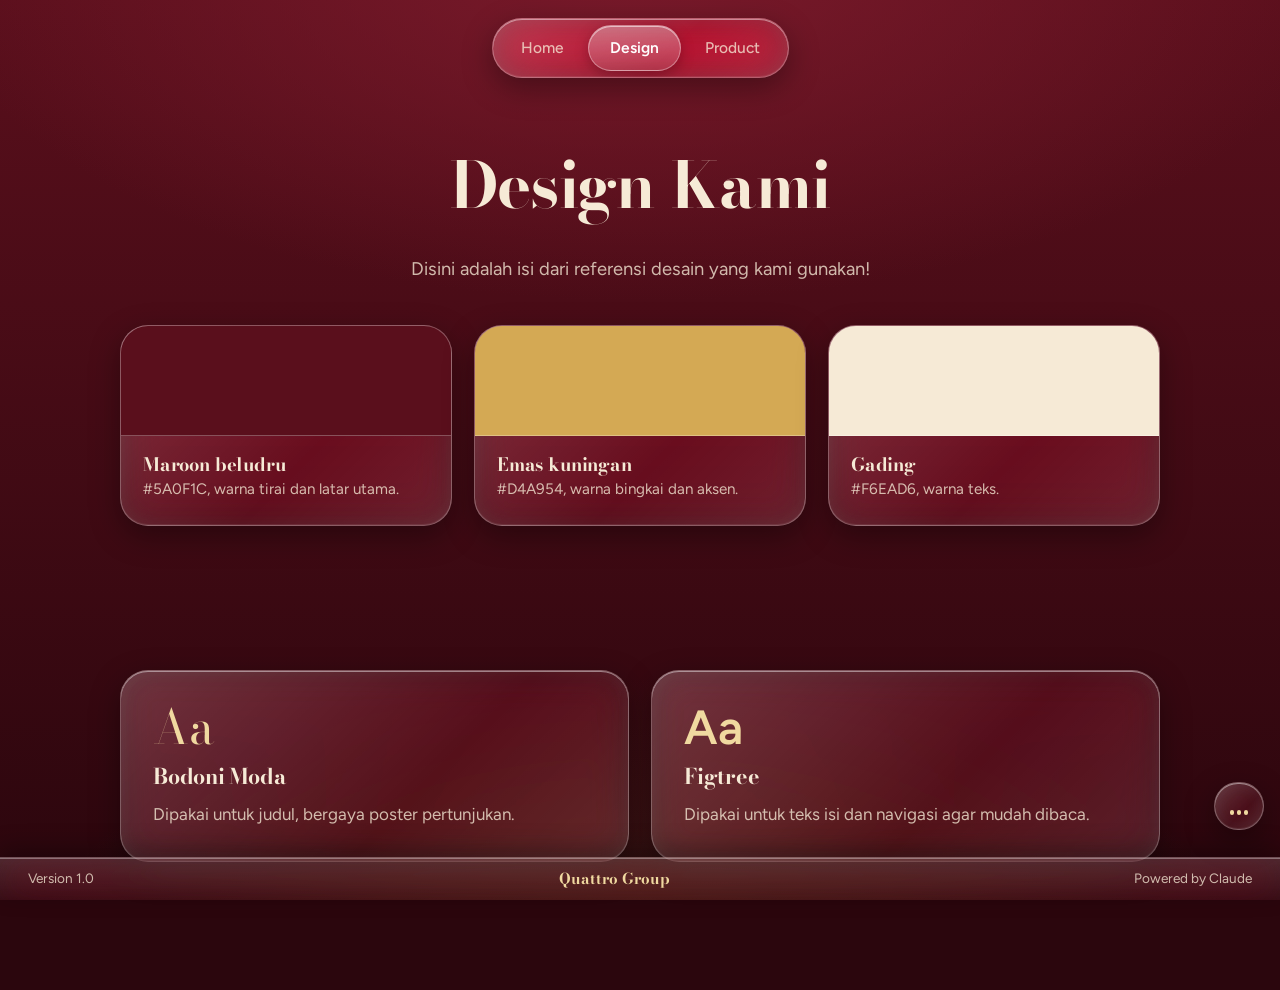
<file: design.html>
<!DOCTYPE html>
<html lang="id">

<head>
  <meta charset="UTF-8">
  <meta name="viewport" content="width=device-width, initial-scale=1.0">
  <title>Design | Kelompok Quattro</title>
  <link rel="icon" href="quattro.jpeg" type="image/jpeg">
  <link rel="preconnect" href="https://fonts.googleapis.com">
  <link rel="preconnect" href="https://fonts.gstatic.com" crossorigin>
  <link rel="stylesheet" href="style.css">
</head>

<body>
  <header class="site-header">
    <nav class="glass-nav" aria-label="Navigasi utama">
      <ul>
        <li><a href="index.html">Home</a></li>
        <li><a href="design.html" aria-current="page">Design</a></li>
        <li><a href="product.html">Product</a></li>
      </ul>
    </nav>
  </header>

  <main>
    <section class="section page-top">
      <div class="section-head">
        <h1>Design Kami</h1>
        <p class="lead">Disini adalah isi dari referensi desain yang kami gunakan!</p>
      </div>

      <div class="grid">
        <article class="glass-card swatch">
          <div class="swatch-color" style="background:#5a0f1c"></div>
          <div class="swatch-info">
            <h3>Maroon beludru</h3>
            <p>#5A0F1C, warna tirai dan latar utama.</p>
          </div>
        </article>
        <article class="glass-card swatch">
          <div class="swatch-color" style="background:#d4a954"></div>
          <div class="swatch-info">
            <h3>Emas kuningan</h3>
            <p>#D4A954, warna bingkai dan aksen.</p>
          </div>
        </article>
        <article class="glass-card swatch">
          <div class="swatch-color" style="background:#f6ead6"></div>
          <div class="swatch-info">
            <h3>Gading</h3>
            <p>#F6EAD6, warna teks.</p>
          </div>
        </article>
      </div>
    </section>

    <section class="section">
      <div class="grid">
        <article class="glass-card">
          <div class="type-sample">Aa</div>
          <h3>Bodoni Moda</h3>
          <p>Dipakai untuk judul, bergaya poster pertunjukan.</p>
        </article>
        <article class="glass-card">
          <div class="type-sample body-face">Aa</div>
          <h3>Figtree</h3>
          <p>Dipakai untuk teks isi dan navigasi agar mudah dibaca.</p>
        </article>
      </div>
    </section>
  </main>

  <footer class="dev-bar">
    <span>Version 1.0</span>
    <span class="dev-bar-name">Quattro Group</span>
    <span>Powered by Claude</span>
  </footer>

  <script src="script.js"></script>
</body>

</html>
</file>
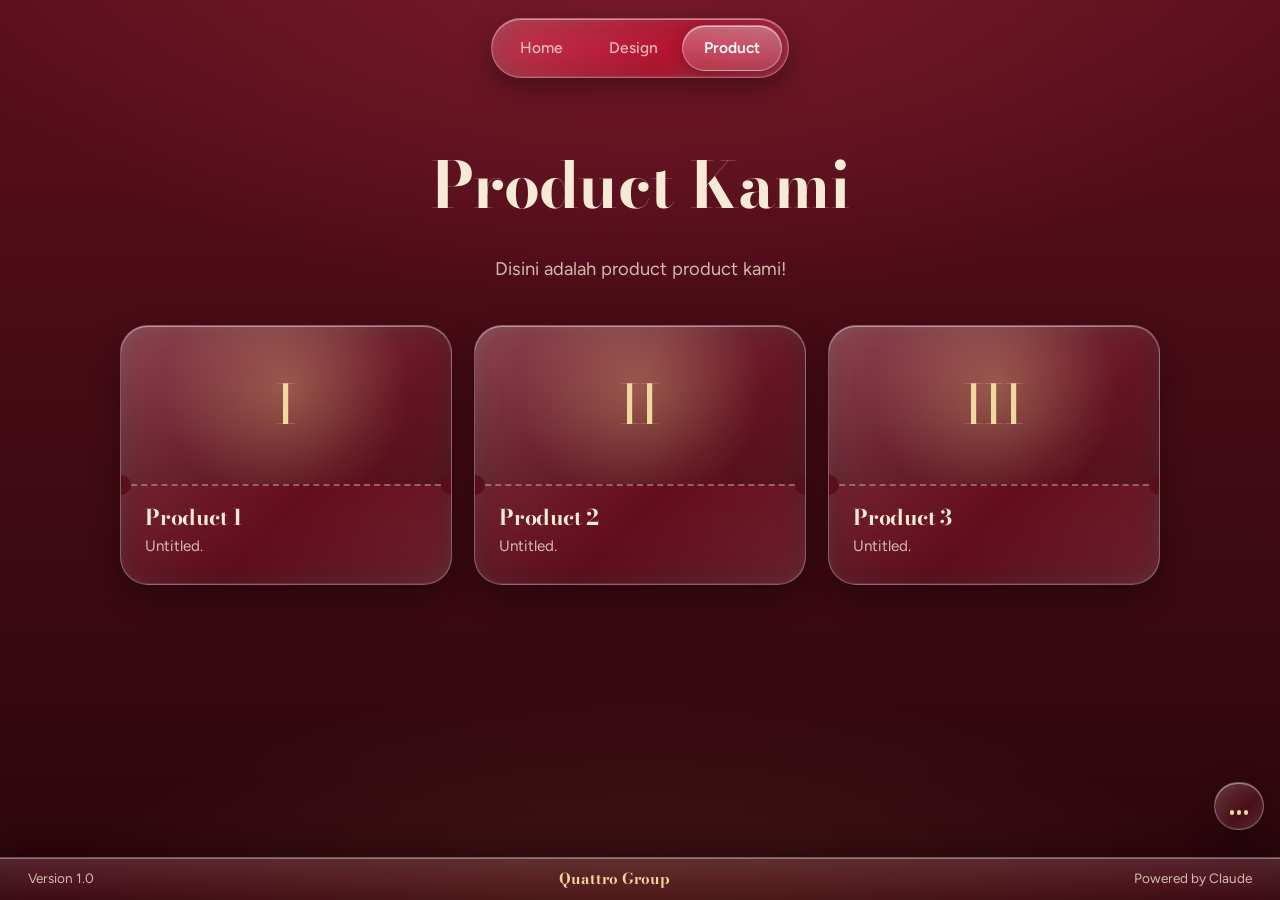
<file: product.html>
<!DOCTYPE html>
<html lang="id">

<head>
  <meta charset="UTF-8">
  <meta name="viewport" content="width=device-width, initial-scale=1.0">
  <title>Product | Kelompok Quattro</title>
  <link rel="icon" href="quattro.jpeg" type="image/jpeg">
  <link rel="preconnect" href="https://fonts.googleapis.com">
  <link rel="preconnect" href="https://fonts.gstatic.com" crossorigin>
  <link rel="stylesheet" href="style.css">
</head>

<body>
  <header class="site-header">
    <nav class="glass-nav" aria-label="Navigasi utama">
      <ul>
        <li><a href="index.html">Home</a></li>
        <li><a href="design.html">Design</a></li>
        <li><a href="product.html" aria-current="page">Product</a></li>
      </ul>
    </nav>
  </header>

  <main>
    <section class="section page-top">
      <div class="section-head">
        <h1>Product Kami</h1>
        <p class="lead">Disini adalah product product kami!</p>
      </div>

      <div class="grid">
        <article class="glass-card ticket">
          <div class="ticket-art" aria-hidden="true">I</div>
          <div class="ticket-body">
            <h3>Product 1</h3>
            <p>Untitled.</p>
          </div>
        </article>
        <article class="glass-card ticket">
          <div class="ticket-art" aria-hidden="true">II</div>
          <div class="ticket-body">
            <h3>Product 2</h3>
            <p>Untitled.</p>
          </div>
        </article>
        <article class="glass-card ticket">
          <div class="ticket-art" aria-hidden="true">III</div>
          <div class="ticket-body">
            <h3>Product 3</h3>
            <p>Untitled.</p>
          </div>
        </article>
      </div>
    </section>
  </main>

  <footer class="dev-bar">
    <span>Version 1.0</span>
    <span class="dev-bar-name">Quattro Group</span>
    <span>Powered by Claude</span>
  </footer>

  <script src="script.js"></script>
</body>

</html>
</file>
<file: style.css>
@import url("https://fonts.googleapis.com/css2?family=Bodoni+Moda:ital,opsz,wght@0,6..96,500;0,6..96,700;1,6..96,500&family=Figtree:wght@400;500;600&display=swap");

/* ---------- Tokens ---------- */
:root {
  --velvet: #5a0f1c;
  --velvet-deep: #2b060d;
  --velvet-light: #7a1a2b;
  --brass: #d4a954;
  --brass-soft: #f0d9a0;
  --ivory: #f6ead6;
  --ivory-dim: rgba(246, 234, 214, 0.78);

  --font-display: "Bodoni Moda", "Didot", Georgia, serif;
  --font-body: "Figtree", system-ui, -apple-system, "Segoe UI", sans-serif;

  --glass-fill: linear-gradient(
    135deg,
    rgba(255, 255, 255, 0.2),
    rgba(255, 255, 255, 0.05) 60%,
    rgba(255, 255, 255, 0.12)
  );
  --glass-border: rgba(255, 255, 255, 0.28);
  --glass-shadow: 0 10px 30px rgba(0, 0, 0, 0.35),
    inset 0 1px 0 rgba(255, 255, 255, 0.45),
    inset 0 -1px 0 rgba(255, 255, 255, 0.08),
    inset 0 0 18px rgba(255, 255, 255, 0.05);
}

/* ---------- Base ---------- */
*,
*::before,
*::after {
  box-sizing: border-box;
}

html {
  min-height: 100%;
  scroll-behavior: smooth;
}

body {
  margin: 0;
  min-height: 100vh;
  font-family: var(--font-body);
  font-size: 1.0625rem;
  line-height: 1.7;
  color: var(--ivory);
  background-color: var(--velvet-deep);
  background-image:
    radial-gradient(ellipse 80% 55% at 50% -5%, var(--velvet-light), transparent 70%),
    radial-gradient(ellipse 70% 50% at 50% 110%, rgba(212, 169, 84, 0.12), transparent 70%),
    linear-gradient(180deg, var(--velvet), var(--velvet-deep));
  background-attachment: fixed;
  overflow-x: hidden;
}

img {
  max-width: 100%;
  display: block;
}

a {
  color: var(--brass-soft);
}

:focus-visible {
  outline: 2px solid var(--brass);
  outline-offset: 3px;
  border-radius: 10px;
}

/* ---------- Liquid glass navigation ---------- */
.site-header {
  position: fixed;
  top: 18px;
  left: 0;
  right: 0;
  z-index: 50;
  display: flex;
  justify-content: center;
  padding: 0 16px;
  pointer-events: none;
}

.glass-nav {
  --mx: 50%;
  --my: 0%;
  position: relative;
  pointer-events: auto;
  border-radius: 999px;
  padding: 6px;
  background: var(--glass-fill);
  border: 1px solid var(--glass-border);
  box-shadow: var(--glass-shadow);
  -webkit-backdrop-filter: blur(22px) saturate(190%) brightness(1.08);
  backdrop-filter: blur(22px) saturate(190%) brightness(1.08);
  overflow: hidden;
}

/* specular highlight that follows the cursor */
.glass-nav::before {
  content: "";
  position: absolute;
  inset: 0;
  border-radius: inherit;
  background: radial-gradient(
    120px 60px at var(--mx) var(--my),
    rgba(255, 255, 255, 0.35),
    transparent 70%
  );
  opacity: 0;
  transition: opacity 0.3s ease;
  pointer-events: none;
}

.glass-nav:hover::before {
  opacity: 1;
}

.glass-nav ul {
  position: relative;
  display: flex;
  gap: 2px;
  margin: 0;
  padding: 0;
  list-style: none;
}

.glass-nav li {
  position: relative;
  z-index: 1;
}

.glass-nav a {
  display: block;
  padding: 10px 22px;
  border-radius: 999px;
  color: var(--ivory-dim);
  font-weight: 500;
  font-size: 0.97rem;
  text-decoration: none;
  transition: color 0.25s ease;
}

.glass-nav a:hover,
.glass-nav a:focus-visible {
  color: #fff;
}

.glass-nav a[aria-current="page"] {
  color: #fff;
  font-weight: 600;
}

/* sliding glass pill (position set by script.js) */
.nav-indicator {
  position: absolute;
  top: 0;
  left: 0;
  height: 100%;
  width: 0;
  border-radius: 999px;
  background: linear-gradient(
    180deg,
    rgba(255, 255, 255, 0.34),
    rgba(255, 255, 255, 0.12)
  );
  border: 1px solid rgba(255, 255, 255, 0.35);
  box-shadow: inset 0 1px 0 rgba(255, 255, 255, 0.55),
    0 4px 14px rgba(0, 0, 0, 0.25);
  transition: transform 0.45s cubic-bezier(0.34, 1.4, 0.5, 1),
    width 0.45s cubic-bezier(0.34, 1.4, 0.5, 1), opacity 0.2s ease;
  pointer-events: none;
  opacity: 0;
}

.nav-indicator.is-ready {
  opacity: 1;
}

/* ---------- Stage (hero) ---------- */
.stage {
  position: relative;
  min-height: 100vh;
  display: grid;
  place-items: center;
  padding: 120px 24px 72px;
  text-align: center;
  isolation: isolate;
  overflow: hidden;
}

/* spotlight cone from above */
.stage::before {
  content: "";
  position: absolute;
  top: 0;
  left: 50%;
  width: min(900px, 120vw);
  height: 100%;
  transform: translateX(-50%);
  background: conic-gradient(
    from 180deg at 50% -6%,
    transparent 160deg,
    rgba(255, 233, 180, 0.2) 172deg,
    rgba(255, 233, 180, 0.34) 180deg,
    rgba(255, 233, 180, 0.2) 188deg,
    transparent 200deg
  );
  filter: blur(14px);
  z-index: -1;
  pointer-events: none;
}

.stage-inner {
  max-width: 760px;
}

.logo-frame {
  width: min(280px, 62vw);
  aspect-ratio: 1;
  margin: 0 auto 36px;
  border-radius: 50%;
  padding: 8px;
  background: linear-gradient(145deg, var(--brass-soft), var(--brass) 55%, #9a7425);
  box-shadow: 0 0 0 1px rgba(255, 255, 255, 0.25),
    0 0 80px rgba(255, 223, 150, 0.35),
    0 24px 50px rgba(0, 0, 0, 0.5);
}

.logo-frame img {
  width: 100%;
  height: 100%;
  border-radius: 50%;
  object-fit: cover;
}

h1,
h2,
h3 {
  font-family: var(--font-display);
  font-weight: 700;
  line-height: 1.12;
  letter-spacing: -0.01em;
  margin: 0 0 0.5em;
  color: var(--ivory);
  text-wrap: balance;
}

h1 {
  font-size: clamp(2.3rem, 6vw, 4rem);
}

h2 {
  font-size: clamp(1.7rem, 3.6vw, 2.5rem);
}

h3 {
  font-size: 1.35rem;
}

.lead {
  max-width: 54ch;
  margin: 0 auto;
  font-size: 1.15rem;
  color: var(--ivory-dim);
}

/* ---------- Curtains (open once on load) ---------- */
.curtains {
  position: fixed;
  inset: 0;
  z-index: 40;
  overflow: hidden;
  pointer-events: none;
}

.curtain {
  position: absolute;
  top: 0;
  bottom: 0;
  width: 52vw;
  pointer-events: none;
  background:
    repeating-linear-gradient(
      90deg,
      rgba(0, 0, 0, 0.35) 0,
      rgba(0, 0, 0, 0.05) 3.5vw,
      rgba(255, 255, 255, 0.07) 6vw,
      rgba(0, 0, 0, 0.3) 9vw
    ),
    linear-gradient(180deg, #7d1526, #430912);
  box-shadow: 0 0 60px rgba(0, 0, 0, 0.7);
  animation-duration: 1.9s;
  animation-delay: 0.25s;
  animation-fill-mode: forwards;
  animation-timing-function: cubic-bezier(0.7, 0, 0.2, 1);
}

.curtain-left {
  left: 0;
  transform-origin: left;
  animation-name: open-left;
}

.curtain-right {
  right: 0;
  transform-origin: right;
  animation-name: open-right;
}

@keyframes open-left {
  to {
    transform: translateX(-100%) scaleX(0.6);
  }
}

@keyframes open-right {
  to {
    transform: translateX(100%) scaleX(0.6);
  }
}

/* ---------- Sections ---------- */
.section {
  width: min(1040px, 100% - 40px);
  margin: 0 auto;
  padding: 72px 0;
}

.section-head {
  text-align: center;
  margin-bottom: 40px;
}

.page-top {
  padding-top: 150px;
}

/* ---------- Glass cards ---------- */
.glass-card {
  position: relative;
  border-radius: 28px;
  padding: 32px;
  background: var(--glass-fill);
  border: 1px solid var(--glass-border);
  box-shadow: var(--glass-shadow);
  -webkit-backdrop-filter: blur(18px) saturate(170%);
  backdrop-filter: blur(18px) saturate(170%);
}

.glass-card p {
  margin: 0;
  color: var(--ivory-dim);
}

.glass-card p + p {
  margin-top: 1em;
}

.prose {
  max-width: 68ch;
  margin: 0 auto;
}

.grid {
  display: grid;
  gap: 22px;
  grid-template-columns: repeat(auto-fit, minmax(240px, 1fr));
}

/* ---------- Video / embed ---------- */
.embed {
  position: relative;
  width: 100%;
  padding-top: 56.25%;
  border-radius: 24px;
  overflow: hidden;
  border: 1px solid var(--glass-border);
  box-shadow: 0 0 0 6px rgba(212, 169, 84, 0.18), 0 24px 60px rgba(0, 0, 0, 0.55);
  background: var(--velvet-deep);
}

.embed iframe {
  position: absolute;
  inset: 0;
  width: 100%;
  height: 100%;
  border: 0;
}

/* ---------- Design page: swatches ---------- */
.swatch {
  padding: 0;
  overflow: hidden;
}

.swatch-color {
  height: 110px;
  border-bottom: 1px solid var(--glass-border);
}

.swatch-info {
  padding: 18px 22px 22px;
}

.swatch-info h3 {
  margin-bottom: 0.15em;
  font-size: 1.15rem;
}

.swatch-info p {
  font-size: 0.95rem;
}

.type-sample {
  font-family: var(--font-display);
  font-size: 3rem;
  line-height: 1;
  margin-bottom: 14px;
  color: var(--brass-soft);
}

.type-sample.body-face {
  font-family: var(--font-body);
  font-weight: 600;
}

/* ---------- Product page: ticket cards ---------- */
.ticket {
  display: flex;
  flex-direction: column;
  min-height: 260px;
  padding: 0;
  overflow: hidden;
  transition: transform 0.35s cubic-bezier(0.34, 1.4, 0.5, 1),
    box-shadow 0.35s ease;
}

.ticket:hover {
  transform: translateY(-6px) rotate(-0.6deg);
  box-shadow: 0 22px 44px rgba(0, 0, 0, 0.5),
    inset 0 1px 0 rgba(255, 255, 255, 0.5),
    0 0 0 1px rgba(212, 169, 84, 0.5);
}

.ticket-art {
  flex: 1;
  display: grid;
  place-items: center;
  min-height: 140px;
  background:
    radial-gradient(circle at 50% 40%, rgba(255, 223, 150, 0.28), transparent 65%),
    linear-gradient(160deg, rgba(255, 255, 255, 0.08), rgba(0, 0, 0, 0.2));
  font-family: var(--font-display);
  font-size: 3.4rem;
  color: var(--brass-soft);
}

/* perforated tear line */
.ticket-body {
  position: relative;
  padding: 20px 24px 24px;
  border-top: 2px dashed rgba(246, 234, 214, 0.35);
}

.ticket-body::before,
.ticket-body::after {
  content: "";
  position: absolute;
  top: -11px;
  width: 20px;
  height: 20px;
  border-radius: 50%;
  background: var(--velvet);
}

.ticket-body::before {
  left: -10px;
}

.ticket-body::after {
  right: -10px;
}

.ticket-body h3 {
  margin-bottom: 0.2em;
}

.ticket-body p {
  font-size: 0.95rem;
  color: var(--ivory-dim);
}

/* ---------- Dev bar ---------- */
body {
  padding-bottom: 56px;
}

.dev-bar {
  position: fixed;
  left: 0;
  right: 0;
  bottom: 0;
  z-index: 45;
  display: flex;
  align-items: center;
  justify-content: space-between;
  gap: 12px;
  padding: 11px clamp(14px, 4vw, 28px);
  font-size: 0.85rem;
  line-height: 1.3;
  color: var(--ivory-dim);
  background: linear-gradient(180deg, rgba(255, 255, 255, 0.14), rgba(255, 255, 255, 0.04));
  border-top: 1px solid var(--glass-border);
  box-shadow: inset 0 1px 0 rgba(255, 255, 255, 0.35), 0 -8px 24px rgba(0, 0, 0, 0.3);
  -webkit-backdrop-filter: blur(20px) saturate(180%);
  backdrop-filter: blur(20px) saturate(180%);
}

.dev-bar-name {
  font-family: var(--font-display);
  font-weight: 700;
  font-size: 0.95rem;
  color: var(--brass-soft);
}

/* ---------- Music toggle ---------- */
.bgm-toggle {
  position: fixed;
  right: 16px;
  bottom: 70px;
  z-index: 46;
  display: flex;
  align-items: center;
  gap: 0;
  height: 48px;
  padding: 0 15px;
  border-radius: 999px;
  color: #fff;
  font: inherit;
  font-size: 0.88rem;
  cursor: pointer;
  background: var(--glass-fill);
  border: 1px solid var(--glass-border);
  box-shadow: var(--glass-shadow);
  -webkit-backdrop-filter: blur(20px) saturate(190%);
  backdrop-filter: blur(20px) saturate(190%);
  transition: gap 0.35s ease, padding 0.35s ease;
}

.bgm-label {
  max-width: 0;
  overflow: hidden;
  white-space: nowrap;
  transition: max-width 0.45s ease;
}

.bgm-toggle:hover,
.bgm-toggle:focus-visible {
  gap: 10px;
  padding: 0 18px 0 15px;
}

.bgm-toggle:hover .bgm-label,
.bgm-toggle:focus-visible .bgm-label {
  max-width: 260px;
}

.bgm-eq {
  display: flex;
  align-items: flex-end;
  gap: 3px;
  width: 18px;
  height: 18px;
}

.bgm-eq i {
  flex: 1;
  height: 30%;
  border-radius: 2px;
  background: var(--brass-soft);
}

.bgm-toggle.is-playing .bgm-eq i {
  animation: eq 0.9s ease-in-out infinite;
}

.bgm-toggle.is-playing .bgm-eq i:nth-child(2) {
  animation-delay: -0.3s;
}

.bgm-toggle.is-playing .bgm-eq i:nth-child(3) {
  animation-delay: -0.6s;
}

@keyframes eq {
  0%, 100% { height: 25%; }
  50% { height: 100%; }
}

/* ---------- Responsive + motion ---------- */
@media (max-width: 520px) {
  .glass-nav a {
    padding: 9px 15px;
    font-size: 0.9rem;
  }

  .glass-card {
    padding: 24px;
  }

  .dev-bar {
    font-size: 0.76rem;
    gap: 8px;
  }

  .dev-bar-name {
    font-size: 0.82rem;
  }
}

@media (prefers-reduced-motion: reduce) {
  html {
    scroll-behavior: auto;
  }

  .curtain {
    display: none;
  }

  .nav-indicator,
  .ticket {
    transition: none;
  }

  .bgm-toggle.is-playing .bgm-eq i {
    animation: none;
    height: 70%;
  }
}
</file>
